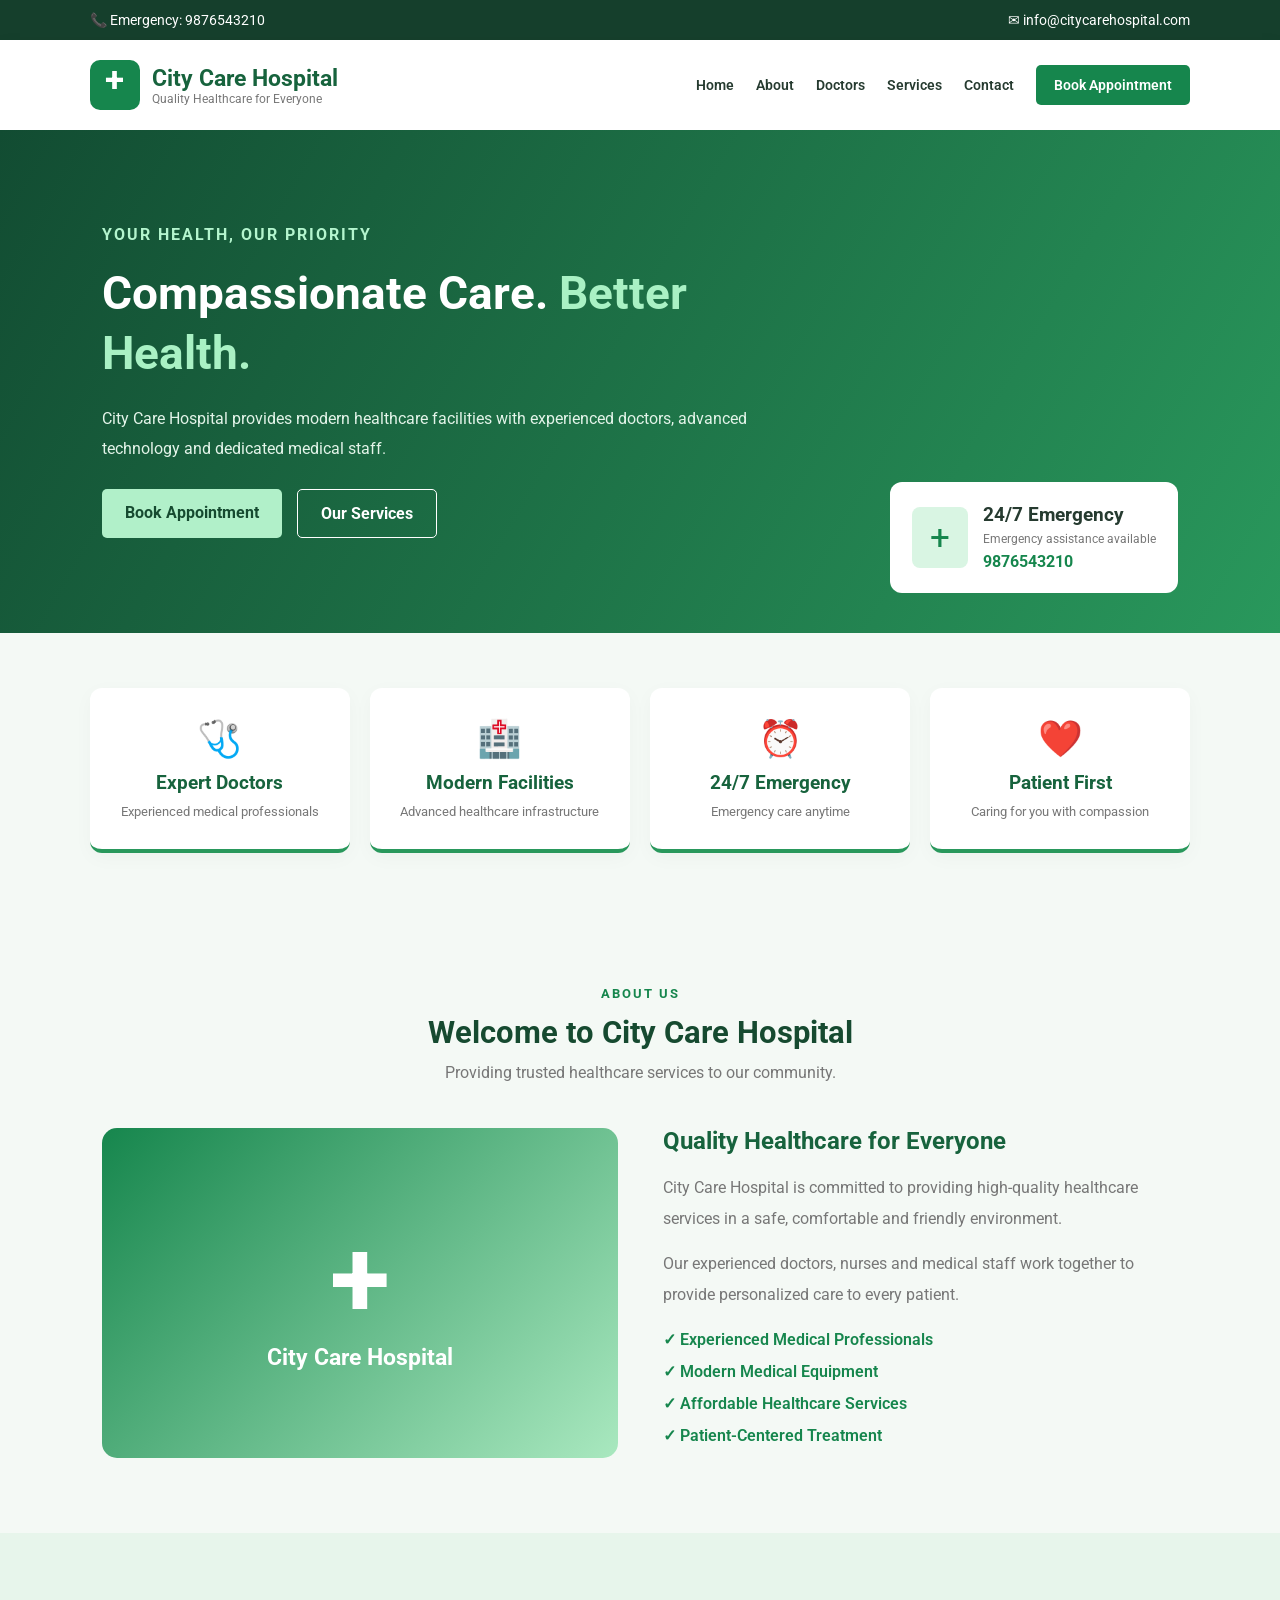
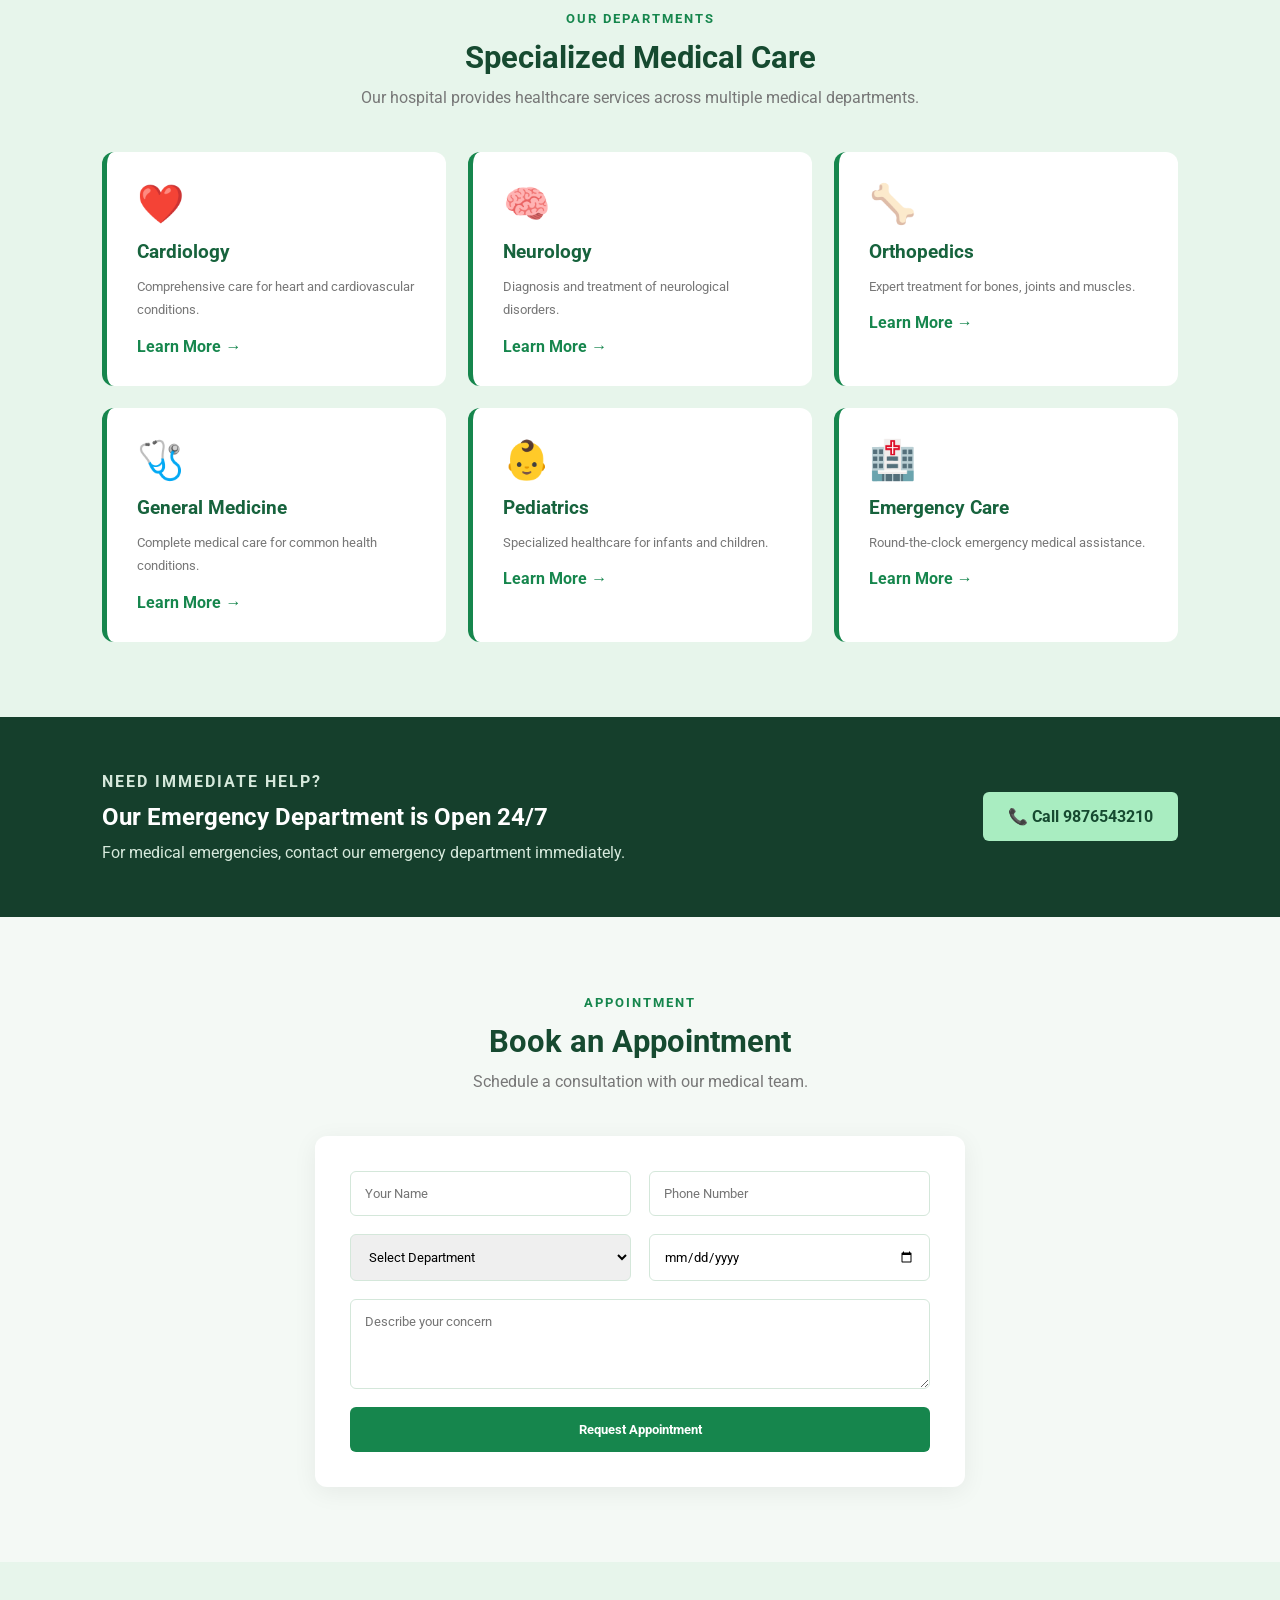
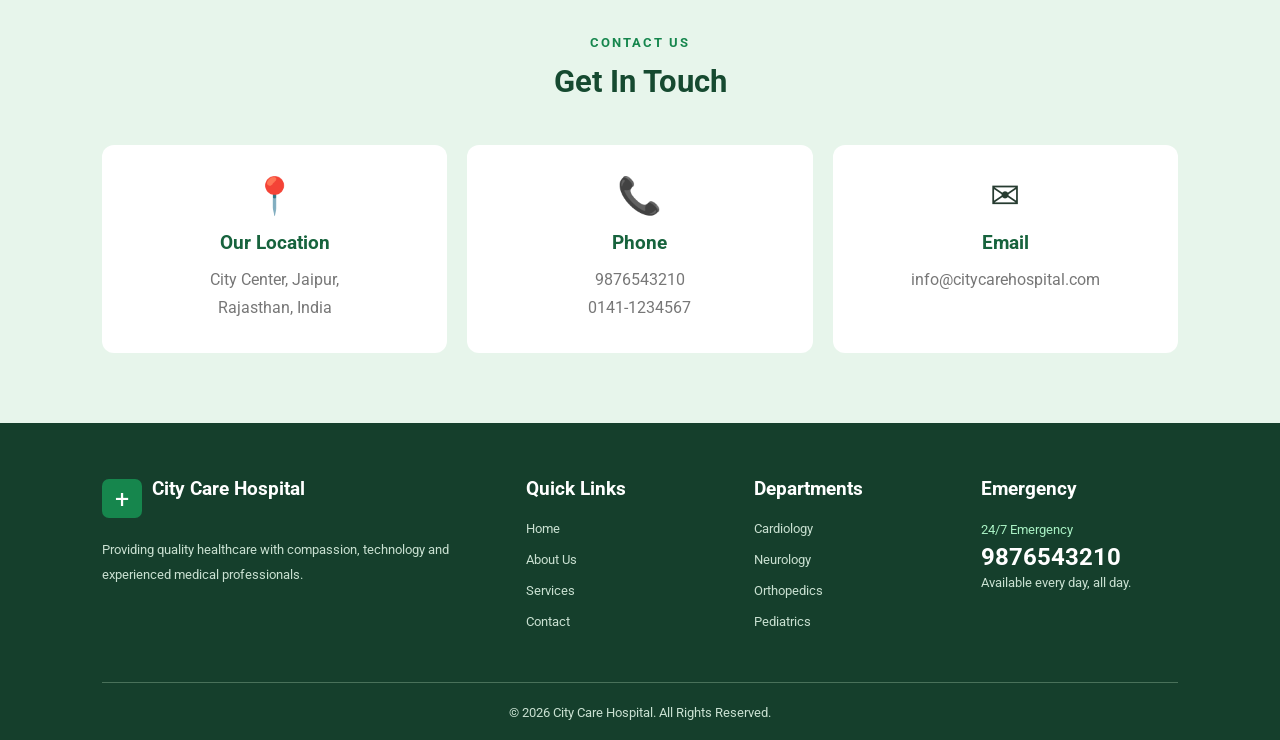
<file: project2/p2/index.html>
<!DOCTYPE html>
<html lang="en">

<head>

    <meta charset="UTF-8">

    <meta name="viewport" content="width=device-width, initial-scale=1.0">

    <title>City Care Hospital</title>

    <link href="https://fonts.googleapis.com/css2?family=Roboto:wght@300;400;500;700;900&display=swap" rel="stylesheet">

    <style>

    * {
        margin: 0;
        padding: 0;
        box-sizing: border-box;
        font-family: 'Roboto', sans-serif;
    }

    body {
        background: #f4f9f5;
        color: #263b30;
    }

    .top-bar {
        background: #153f2c;
        color: white;
        padding: 12px 7%;
        display: flex;
        justify-content: space-between;
        font-size: 14px;
    }

    header {
        background: white;
        padding: 20px 7%;
        display: flex;
        justify-content: space-between;
        align-items: center;
        flex-wrap: wrap;
        gap: 20px;
        box-shadow: 0 3px 12px #00000010;
    }

    .logo {
        display: flex;
        align-items: center;
        gap: 12px;
    }

    .logo-icon {
        background: #16864d;
        color: white;
        font-size: 35px;
        width: 50px;
        height: 50px;
        text-align: center;
        border-radius: 10px;
        font-weight: bold;
    }

    .logo h1 {
        color: #17633d;
        font-size: 23px;
    }

    .logo p {
        color: #777;
        font-size: 12px;
    }

    nav {
        display: flex;
        align-items: center;
        gap: 22px;
        flex-wrap: wrap;
    }

    nav a {
        text-decoration: none;
        color: #263b30;
        font-size: 14px;
        font-weight: 600;
    }

    nav a:hover {
        color: #16864d;
    }

    .appointment-btn {
        background: #16864d;
        color: white;
        padding: 12px 18px;
        border-radius: 5px;
    }

    .hero {
        min-height: 490px;
        background: linear-gradient(120deg, #124c32, #29985c);
        color: white;
        padding: 95px 8%;
        position: relative;
    }

    .hero-content {
        max-width: 650px;
    }

    .hero-tag {
        color: #b4f5ce;
        letter-spacing: 2px;
        font-weight: bold;
        margin-bottom: 20px;
    }

    .hero h2 {
        font-size: 46px;
        line-height: 1.3;
    }

    .hero h2 span {
        color: #a9f1c4;
    }

    .hero-description {
        margin: 20px 0;
        line-height: 1.9;
        color: #e3f4e9;
    }

    .hero-buttons {
        display: flex;
        gap: 15px;
        margin-top: 25px;
        flex-wrap: wrap;
    }

    .btn {
        text-decoration: none;
        padding: 14px 23px;
        border-radius: 5px;
        font-weight: bold;
    }

    .primary-btn {
        background: #b1f0c9;
        color: #164a30;
    }

    .secondary-btn {
        border: 1px solid white;
        color: white;
    }

    .emergency-card {
        position: absolute;
        right: 8%;
        bottom: 40px;
        background: white;
        color: #263b30;
        padding: 22px;
        border-radius: 12px;
        display: flex;
        align-items: center;
        gap: 15px;
    }

    .emergency-icon {
        background: #d9f5e3;
        color: #16864d;
        font-size: 35px;
        padding: 10px 18px;
        border-radius: 8px;
    }

    .emergency-card p {
        font-size: 12px;
        color: #777;
        margin: 6px 0;
    }

    .emergency-card strong {
        color: #16864d;
    }

    .quick-services {
        display: grid;
        grid-template-columns: repeat(4, 1fr);
        gap: 20px;
        padding: 55px 7%;
    }

    .quick-card {
        background: white;
        text-align: center;
        padding: 30px 15px;
        border-radius: 12px;
        border-bottom: 4px solid #29985c;
        box-shadow: 0 5px 20px #00000008;
    }

    .quick-icon {
        font-size: 36px;
        margin-bottom: 12px;
    }

    .quick-card h3 {
        color: #17633d;
        margin-bottom: 10px;
    }

    .quick-card p {
        font-size: 13px;
        color: #777;
    }

    .section {
        padding: 75px 8%;
    }

    .section-title {
        text-align: center;
        margin-bottom: 45px;
    }

    .section-title span {
        color: #16864d;
        font-weight: bold;
        letter-spacing: 2px;
        font-size: 13px;
    }

    .section-title h2 {
        color: #164a30;
        font-size: 31px;
        margin: 12px 0;
    }

    .section-title p {
        color: #777;
    }

    .about {
        display: grid;
        grid-template-columns: 1fr 1fr;
        gap: 45px;
        align-items: center;
    }

    .about-image {
        min-height: 330px;
        border-radius: 15px;
        background: linear-gradient(135deg, #16864d, #a9e8bf);
        display: flex;
        justify-content: center;
        align-items: center;
        flex-direction: column;
        color: white;
    }

    .medical-symbol {
        font-size: 110px;
        font-weight: bold;
    }

    .image-text {
        font-size: 23px;
        font-weight: bold;
    }

    .about-content h2 {
        color: #17633d;
        margin-bottom: 18px;
    }

    .about-content p {
        color: #777;
        line-height: 1.9;
        margin-bottom: 15px;
    }

    .about-content ul {
        list-style: none;
        margin-top: 20px;
    }

    .about-content li {
        margin: 13px 0;
        color: #16864d;
        font-weight: 600;
    }

    .departments-section {
        background: #e7f5eb;
    }

    .departments {
        display: grid;
        grid-template-columns: repeat(3, 1fr);
        gap: 22px;
    }

    .department-card {
        background: white;
        padding: 30px;
        border-radius: 12px;
        border-left: 5px solid #16864d;
        transition: 0.3s;
    }

    .department-card:hover {
        transform: translateY(-7px);
        box-shadow: 0 10px 25px #00000012;
    }

    .department-icon {
        font-size: 38px;
        margin-bottom: 15px;
    }

    .department-card h3 {
        color: #17633d;
        margin-bottom: 12px;
    }

    .department-card p {
        color: #777;
        font-size: 13px;
        line-height: 1.8;
        margin-bottom: 15px;
    }

    .department-card a {
        color: #16864d;
        text-decoration: none;
        font-weight: bold;
    }

    .emergency-section {
        background: #153f2c;
        color: white;
        padding: 55px 8%;
        display: flex;
        justify-content: space-between;
        align-items: center;
        gap: 25px;
        flex-wrap: wrap;
    }

    .emergency-label {
        color: #a9f1c4;
        font-weight: bold;
        letter-spacing: 2px;
    }

    .emergency-section h2 {
        margin: 12px 0;
    }

    .emergency-section p {
        color: #d6e9dc;
    }

    .emergency-button {
        background: #a9edc1;
        color: #164a30;
        text-decoration: none;
        padding: 15px 25px;
        border-radius: 6px;
        font-weight: bold;
    }

    .appointment-section {
        padding: 75px 8%;
    }

    .appointment-form {
        max-width: 650px;
        margin: auto;
        background: white;
        padding: 35px;
        border-radius: 12px;
        box-shadow: 0 5px 25px #00000010;
        display: grid;
        grid-template-columns: 1fr 1fr;
        gap: 18px;
    }

    .appointment-form input,
    .appointment-form select,
    .appointment-form textarea {
        width: 100%;
        padding: 14px;
        border: 1px solid #d4e7da;
        border-radius: 6px;
        outline: none;
        font-size: 13px;
    }

    .appointment-form input:focus,
    .appointment-form select:focus,
    .appointment-form textarea:focus {
        border-color: #16864d;
    }

    .appointment-form textarea {
        grid-column: span 2;
    }

    .appointment-form button {
        grid-column: span 2;
        padding: 15px;
        background: #16864d;
        color: white;
        border: none;
        border-radius: 6px;
        font-weight: bold;
        cursor: pointer;
    }

    .contact-section {
        background: #e7f5eb;
        padding: 70px 8%;
    }

    .contact-container {
        display: grid;
        grid-template-columns: repeat(3, 1fr);
        gap: 20px;
    }

    .contact-card {
        background: white;
        padding: 30px;
        text-align: center;
        border-radius: 12px;
    }

    .contact-icon {
        font-size: 36px;
        margin-bottom: 15px;
    }

    .contact-card h3 {
        color: #17633d;
        margin-bottom: 12px;
    }

    .contact-card p {
        color: #777;
        line-height: 1.8;
    }

    footer {
        background: #153f2c;
        color: white;
        padding: 55px 8% 20px;
    }

    .footer-container {
        display: grid;
        grid-template-columns: 2fr 1fr 1fr 1fr;
        gap: 30px;
    }

    .footer-logo {
        display: flex;
        align-items: center;
        gap: 10px;
        margin-bottom: 20px;
    }

    .footer-logo-icon {
        background: #16864d;
        padding: 5px 13px;
        font-size: 25px;
        border-radius: 7px;
    }

    .footer-container p {
        color: #c9e0d1;
        font-size: 13px;
        line-height: 1.9;
    }

    .footer-container h3 {
        margin-bottom: 18px;
    }

    .footer-container ul {
        list-style: none;
    }

    .footer-container li {
        margin: 12px 0;
    }

    .footer-container a {
        text-decoration: none;
        color: #c9e0d1;
        font-size: 13px;
    }

    .footer-container a:hover {
        color: #a9f1c4;
    }

    .footer-emergency {
        color: #a9f1c4 !important;
    }

    .copyright {
        border-top: 1px solid #49715a;
        text-align: center;
        padding-top: 22px;
        margin-top: 40px;
        font-size: 13px;
        color: #c9e0d1;
    }

    @media(max-width: 900px) {
        .quick-services {
            grid-template-columns: repeat(2, 1fr);
        }

        .departments {
            grid-template-columns: repeat(2, 1fr);
        }

        .footer-container {
            grid-template-columns: repeat(2, 1fr);
        }

        .emergency-card {
            position: static;
            margin-top: 30px;
            width: fit-content;
        }
    }

    @media(max-width: 600px) {
        .top-bar {
            flex-direction: column;
            gap: 8px;
        }

        header {
            flex-direction: column;
        }

        nav {
            justify-content: center;
            gap: 12px;
        }

        .hero h2 {
            font-size: 32px;
        }

        .quick-services,
        .departments,
        .about,
        .contact-container,
        .footer-container {
            grid-template-columns: 1fr;
        }

        .appointment-form {
            grid-template-columns: 1fr;
            padding: 20px;
        }

        .appointment-form textarea,
        .appointment-form button {
            grid-column: span 1;
        }
    }

    </style>

</head>

<body>

    <!-- TOP BAR -->

    <div class="top-bar">

        <span>📞 Emergency: 9876543210</span>

        <span>✉ info@citycarehospital.com</span>

    </div>

    <!-- HEADER -->

    <header>

        <div class="logo">

            <div class="logo-icon">
                +
            </div>

            <div>
                <h1>City Care Hospital</h1>
                <p>Quality Healthcare for Everyone</p>
            </div>

        </div>

        <nav>

            <a href="#home">Home</a>

            <a href="#about">About</a>

            <a href="#doctors">Doctors</a>

            <a href="#services">Services</a>

            <a href="#contact">Contact</a>

            <a href="#appointment" class="appointment-btn">
                Book Appointment
            </a>

        </nav>

    </header>

    <!-- HERO -->

    <section class="hero" id="home">

        <div class="hero-content">

            <p class="hero-tag">
                YOUR HEALTH, OUR PRIORITY
            </p>

            <h2>
                Compassionate Care.
                <span>Better Health.</span>
            </h2>

            <p class="hero-description">

                City Care Hospital provides modern healthcare
                facilities with experienced doctors, advanced
                technology and dedicated medical staff.

            </p>

            <div class="hero-buttons">

                <a href="#appointment" class="btn primary-btn">
                    Book Appointment
                </a>

                <a href="#services" class="btn secondary-btn">
                    Our Services
                </a>

            </div>

        </div>

        <div class="emergency-card">

            <div class="emergency-icon">
                +
            </div>

            <div>

                <h3>24/7 Emergency</h3>

                <p>Emergency assistance available</p>

                <strong>9876543210</strong>

            </div>

        </div>

    </section>

    <!-- QUICK SERVICES -->

    <section class="quick-services">

        <div class="quick-card">
            <div class="quick-icon">🩺</div>
            <h3>Expert Doctors</h3>
            <p>Experienced medical professionals</p>
        </div>

        <div class="quick-card">
            <div class="quick-icon">🏥</div>
            <h3>Modern Facilities</h3>
            <p>Advanced healthcare infrastructure</p>
        </div>

        <div class="quick-card">
            <div class="quick-icon">⏰</div>
            <h3>24/7 Emergency</h3>
            <p>Emergency care anytime</p>
        </div>

        <div class="quick-card">
            <div class="quick-icon">❤️</div>
            <h3>Patient First</h3>
            <p>Caring for you with compassion</p>
        </div>

    </section>

    <!-- ABOUT -->

    <section class="section" id="about">

        <div class="section-title">
            <span>ABOUT US</span>
            <h2>Welcome to City Care Hospital</h2>
            <p>Providing trusted healthcare services to our community.</p>
        </div>

        <div class="about">

            <div class="about-image">
                <div class="medical-symbol">+</div>
                <div class="image-text">City Care Hospital</div>
            </div>

            <div class="about-content">

                <h2>Quality Healthcare for Everyone</h2>

                <p>
                    City Care Hospital is committed to providing
                    high-quality healthcare services in a safe,
                    comfortable and friendly environment.
                </p>

                <p>
                    Our experienced doctors, nurses and medical
                    staff work together to provide personalized
                    care to every patient.
                </p>

                <ul>
                    <li>✓ Experienced Medical Professionals</li>
                    <li>✓ Modern Medical Equipment</li>
                    <li>✓ Affordable Healthcare Services</li>
                    <li>✓ Patient-Centered Treatment</li>
                </ul>

            </div>

        </div>

    </section>

    <!-- DEPARTMENTS -->

    <section class="section departments-section" id="services">

        <div class="section-title">
            <span>OUR DEPARTMENTS</span>
            <h2>Specialized Medical Care</h2>
            <p>
                Our hospital provides healthcare services
                across multiple medical departments.
            </p>
        </div>

        <div class="departments">

            <div class="department-card">
                <div class="department-icon">❤️</div>
                <h3>Cardiology</h3>
                <p>Comprehensive care for heart and cardiovascular conditions.</p>
                <a href="#">Learn More →</a>
            </div>

            <div class="department-card">
                <div class="department-icon">🧠</div>
                <h3>Neurology</h3>
                <p>Diagnosis and treatment of neurological disorders.</p>
                <a href="#">Learn More →</a>
            </div>

            <div class="department-card">
                <div class="department-icon">🦴</div>
                <h3>Orthopedics</h3>
                <p>Expert treatment for bones, joints and muscles.</p>
                <a href="#">Learn More →</a>
            </div>

            <div class="department-card">
                <div class="department-icon">🩺</div>
                <h3>General Medicine</h3>
                <p>Complete medical care for common health conditions.</p>
                <a href="#">Learn More →</a>
            </div>

            <div class="department-card">
                <div class="department-icon">👶</div>
                <h3>Pediatrics</h3>
                <p>Specialized healthcare for infants and children.</p>
                <a href="#">Learn More →</a>
            </div>

            <div class="department-card">
                <div class="department-icon">🏥</div>
                <h3>Emergency Care</h3>
                <p>Round-the-clock emergency medical assistance.</p>
                <a href="#">Learn More →</a>
            </div>

        </div>

    </section>

    <!-- EMERGENCY -->

    <section class="emergency-section">

        <div>

            <p class="emergency-label">NEED IMMEDIATE HELP?</p>

            <h2>Our Emergency Department is Open 24/7</h2>

            <p>
                For medical emergencies, contact our emergency
                department immediately.
            </p>

        </div>

        <a href="tel:9876543210" class="emergency-button">
            📞 Call 9876543210
        </a>

    </section>

    <!-- APPOINTMENT -->

    <section class="appointment-section" id="appointment">

        <div class="section-title">
            <span>APPOINTMENT</span>
            <h2>Book an Appointment</h2>
            <p>Schedule a consultation with our medical team.</p>
        </div>

        <form class="appointment-form">

            <input type="text" placeholder="Your Name" required>

            <input type="tel" placeholder="Phone Number" required>

            <select required>

                <option value="">Select Department</option>
                <option>Cardiology</option>
                <option>Neurology</option>
                <option>Orthopedics</option>
                <option>General Medicine</option>
                <option>Pediatrics</option>

            </select>

            <input type="date" required>

            <textarea placeholder="Describe your concern" rows="4"></textarea>

            <button type="submit">
                Request Appointment
            </button>

        </form>

    </section>

    <!-- CONTACT -->

    <section class="contact-section" id="contact">

        <div class="section-title">
            <span>CONTACT US</span>
            <h2>Get In Touch</h2>
        </div>

        <div class="contact-container">

            <div class="contact-card">
                <div class="contact-icon">📍</div>
                <h3>Our Location</h3>
                <p>City Center, Jaipur,<br>Rajasthan, India</p>
            </div>

            <div class="contact-card">
                <div class="contact-icon">📞</div>
                <h3>Phone</h3>
                <p>9876543210<br>0141-1234567</p>
            </div>

            <div class="contact-card">
                <div class="contact-icon">✉</div>
                <h3>Email</h3>
                <p>info@citycarehospital.com</p>
            </div>

        </div>

    </section>

    <!-- FOOTER -->

    <footer>

        <div class="footer-container">

            <div class="footer-about">

                <div class="footer-logo">
                    <div class="footer-logo-icon">+</div>
                    <h3>City Care Hospital</h3>
                </div>

                <p>
                    Providing quality healthcare with compassion,
                    technology and experienced medical professionals.
                </p>

            </div>

            <div>
                <h3>Quick Links</h3>
                <ul>
                    <li><a href="#home">Home</a></li>
                    <li><a href="#about">About Us</a></li>
                    <li><a href="#services">Services</a></li>
                    <li><a href="#contact">Contact</a></li>
                </ul>
            </div>

            <div>
                <h3>Departments</h3>
                <ul>
                    <li><a href="#">Cardiology</a></li>
                    <li><a href="#">Neurology</a></li>
                    <li><a href="#">Orthopedics</a></li>
                    <li><a href="#">Pediatrics</a></li>
                </ul>
            </div>

            <div>
                <h3>Emergency</h3>
                <p class="footer-emergency">24/7 Emergency</p>
                <h2>9876543210</h2>
                <p>Available every day, all day.</p>
            </div>

        </div>

        <div class="copyright">
            © 2026 City Care Hospital. All Rights Reserved.
        </div>

    </footer>

</body>
</html>
</file>
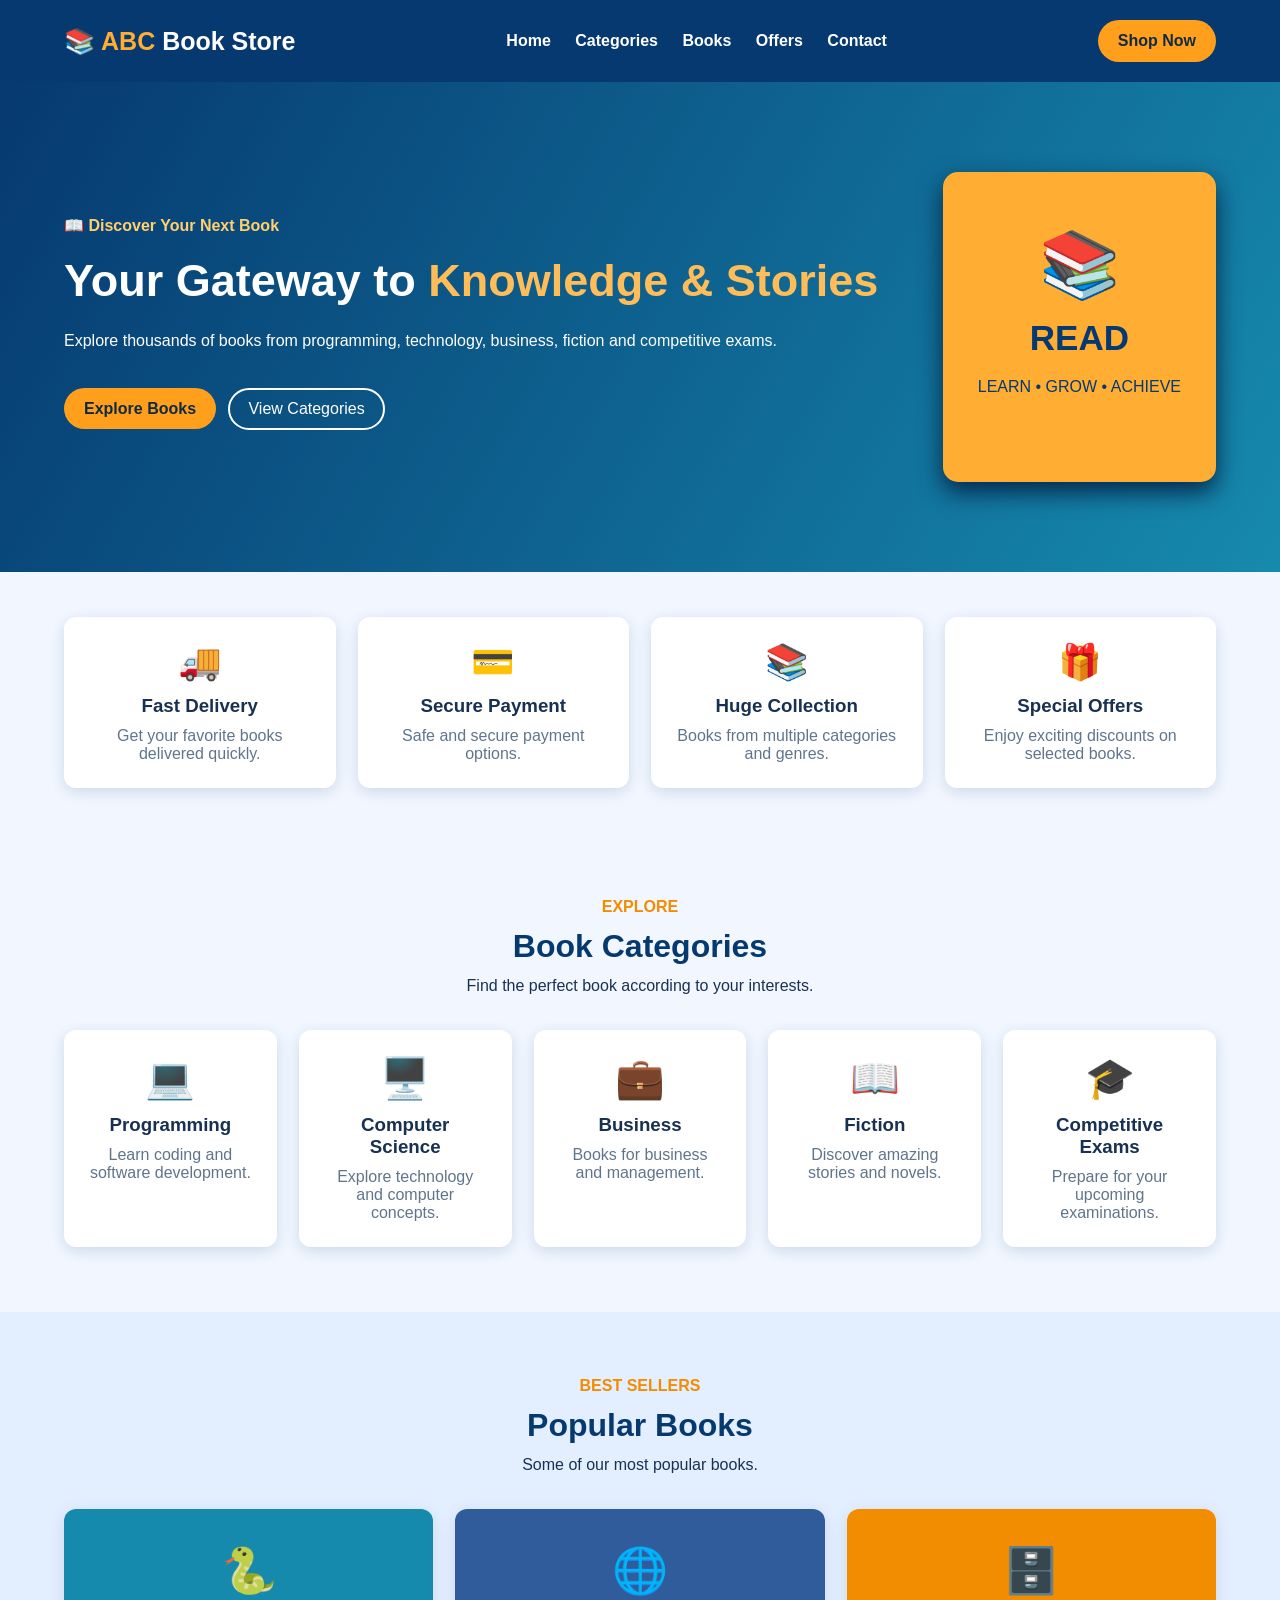
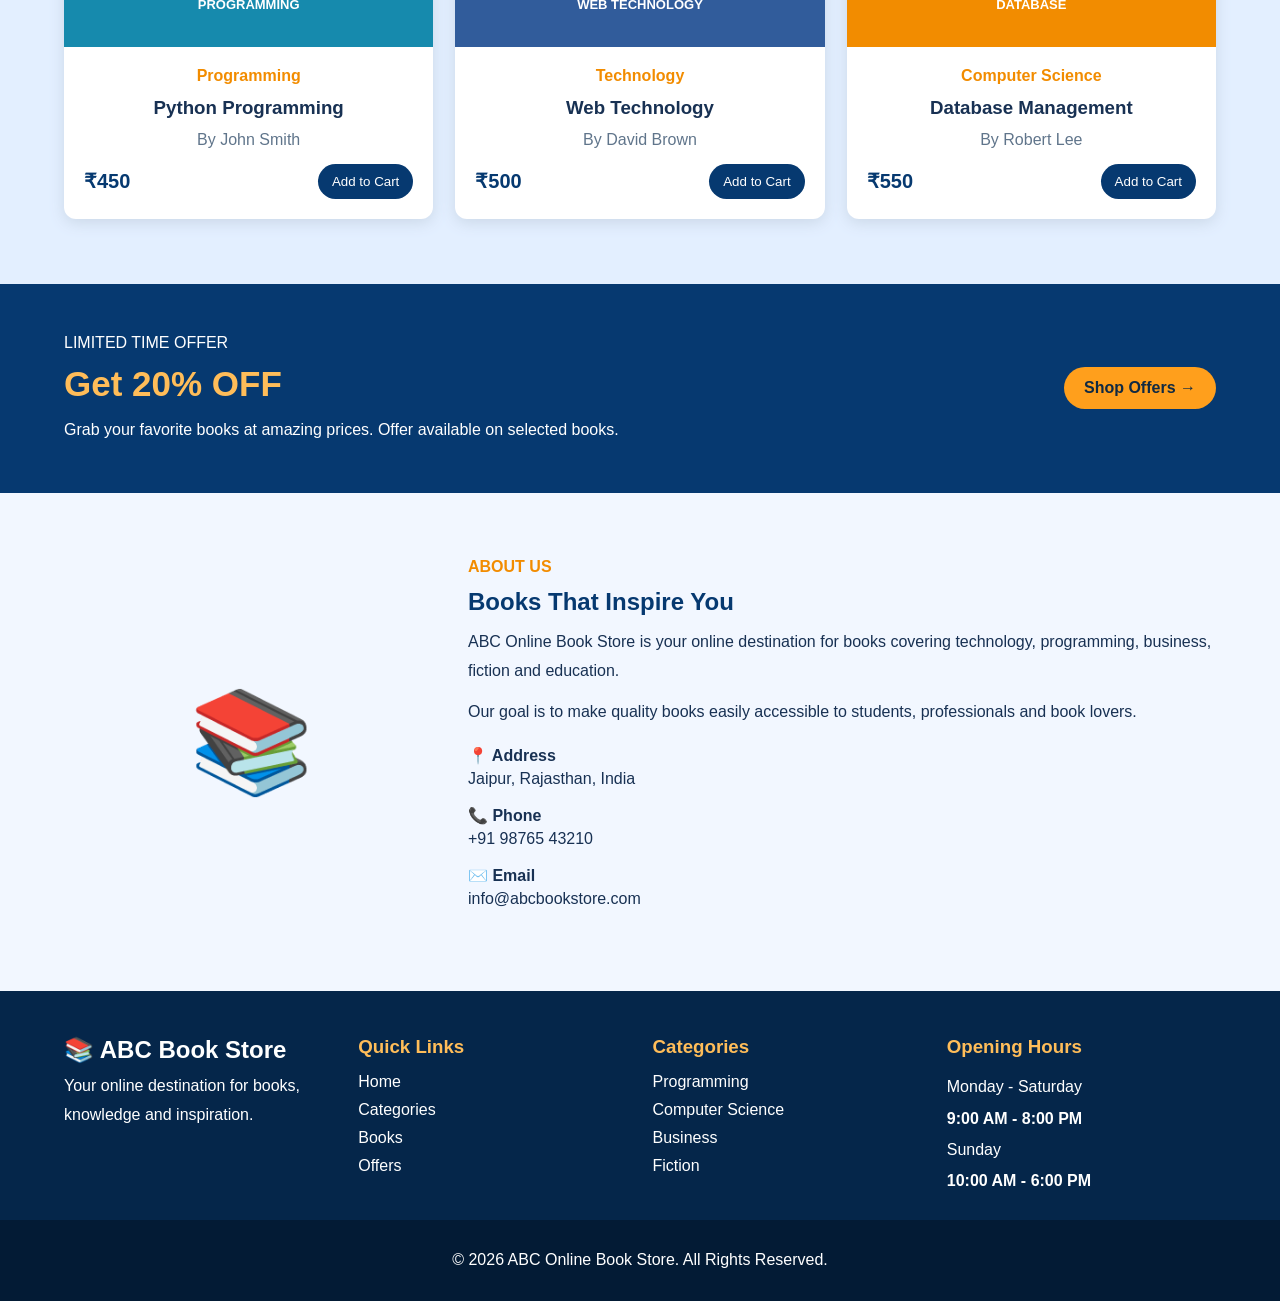
<file: project2/p4/index.html>
<!DOCTYPE html>
<html lang="en">
<head>
<meta charset="UTF-8">
<meta name="viewport" content="width=device-width, initial-scale=1.0">
<title>ABC Online Book Store</title>

<style>
* {
    margin: 0;
    padding: 0;
    box-sizing: border-box;
}

body {
    font-family: 'Trebuchet MS', sans-serif;
    background: #f2f7ff;
    color: #183153;
}

.container {
    width: 90%;
    max-width: 1200px;
    margin: auto;
}

header {
    background: #063970;
    padding: 20px 0;
    color: white;
}

.nav-container {
    display: flex;
    justify-content: space-between;
    align-items: center;
    flex-wrap: wrap;
    gap: 15px;
}

.logo {
    font-size: 25px;
    font-weight: bold;
}

.logo span {
    color: #ffad33;
}

nav a {
    color: white;
    text-decoration: none;
    margin: 10px;
    font-weight: bold;
}

.shop-btn, .primary-btn, .offer-btn {
    background: #ff9f1c;
    color: #102a43;
    padding: 12px 20px;
    border-radius: 25px;
    text-decoration: none;
    font-weight: bold;
}

.hero {
    background: linear-gradient(120deg, #063970, #168aad);
    color: white;
    padding: 90px 0;
}

.hero-content {
    display: flex;
    justify-content: space-between;
    align-items: center;
    flex-wrap: wrap;
    gap: 30px;
}

.hero-text {
    flex: 1;
    min-width: 260px;
}

.tag {
    color: #ffcf70;
    font-weight: bold;
}

.hero h1 {
    font-size: 45px;
    margin: 20px 0;
}

.hero h1 span {
    color: #ffbd59;
}

.hero p {
    line-height: 1.8;
    margin-bottom: 25px;
}

.secondary-btn {
    color: white;
    border: 2px solid white;
    padding: 10px 18px;
    border-radius: 25px;
    text-decoration: none;
    display: inline-block;
    margin: 8px;
}

.book-cover {
    background: #ffad33;
    color: #063970;
    padding: 55px 35px;
    border-radius: 15px;
    text-align: center;
    box-shadow: 0 10px 25px #05264a;
}

.book-icon {
    font-size: 65px;
}

.book-cover h3 {
    font-size: 35px;
    margin: 15px;
}

.features {
    padding: 45px 0;
}

.feature-grid, .category-grid, .books-grid {
    display: grid;
    grid-template-columns: repeat(auto-fit, minmax(200px, 1fr));
    gap: 22px;
}

.feature-card, .category-card, .book-card {
    background: white;
    padding: 25px;
    border-radius: 12px;
    text-align: center;
    box-shadow: 0 4px 15px #cbd8e8;
}

.feature-icon {
    font-size: 35px;
    margin-bottom: 12px;
}

.section {
    padding: 65px 0;
}

.section-heading {
    text-align: center;
    margin-bottom: 35px;
}

.section-heading span {
    color: #f28c00;
    font-weight: bold;
}

.section-heading h2 {
    font-size: 32px;
    margin: 12px;
    color: #063970;
}

.category-card div {
    font-size: 40px;
    margin-bottom: 12px;
}

.category-card p, .feature-card p {
    margin-top: 10px;
    color: #60758b;
}

.books-section {
    background: #e3efff;
}

.book-card {
    padding: 0;
    overflow: hidden;
}

.book-image {
    padding: 35px 15px;
    font-size: 45px;
    color: white;
}

.book-image small {
    display: block;
    font-size: 13px;
    font-weight: bold;
}

.programming {
    background: #168aad;
}

.web {
    background: #315c9b;
}

.database {
    background: #f28c00;
}

.book-info {
    padding: 20px;
}

.book-category {
    color: #f28c00;
    font-weight: bold;
}

.book-info h3 {
    margin: 12px 0;
}

.author {
    color: #60758b;
    margin-bottom: 15px;
}

.book-bottom {
    display: flex;
    justify-content: space-between;
    align-items: center;
    gap: 8px;
}

.book-bottom strong {
    color: #063970;
    font-size: 20px;
}

button {
    background: #063970;
    color: white;
    border: none;
    padding: 10px 14px;
    border-radius: 20px;
    cursor: pointer;
}

button:hover {
    background: #ff9f1c;
    color: #102a43;
}

.offer {
    background: #063970;
    color: white;
    padding: 50px 0;
}

.offer-content {
    display: flex;
    justify-content: space-between;
    align-items: center;
    flex-wrap: wrap;
    gap: 20px;
}

.offer h2 {
    color: #ffbd59;
    font-size: 35px;
    margin: 12px 0;
}

.offer p {
    line-height: 1.7;
}

.about-grid {
    display: grid;
    grid-template-columns: 1fr 2fr;
    gap: 30px;
    align-items: center;
}

.about-icon {
    font-size: 100px;
    text-align: center;
}

.about-label {
    color: #f28c00;
    font-weight: bold;
}

.about h2 {
    margin: 12px 0;
    color: #063970;
}

.about p {
    line-height: 1.8;
    margin-bottom: 12px;
}

.contact-info {
    margin-top: 20px;
}

footer {
    background: #05264a;
    color: white;
    padding: 45px 0 0;
}

.footer-grid {
    display: grid;
    grid-template-columns: repeat(auto-fit, minmax(180px, 1fr));
    gap: 25px;
    padding-bottom: 30px;
}

footer h3 {
    color: #ffbd59;
    margin-bottom: 15px;
}

footer p {
    line-height: 1.8;
    margin: 8px 0;
}

footer a {
    display: block;
    color: white;
    text-decoration: none;
    margin: 10px 0;
}

.copyright {
    text-align: center;
    background: #031b35;
    padding: 18px;
}

@media(max-width: 700px) {
    .nav-container {
        flex-direction: column;
    }

    nav {
        text-align: center;
    }

    .hero h1 {
        font-size: 34px;
    }

    .about-grid {
        grid-template-columns: 1fr;
    }
}
</style>
</head>

<body>

<header>
    <div class="container nav-container">
        <div class="logo">📚 <span>ABC</span> Book Store</div>
        <nav>
            <a href="#home">Home</a>
            <a href="#categories">Categories</a>
            <a href="#books">Books</a>
            <a href="#offers">Offers</a>
            <a href="#contact">Contact</a>
        </nav>
        <a href="#books" class="shop-btn">Shop Now</a>
    </div>
</header>

<section class="hero" id="home">
    <div class="container hero-content">
        <div class="hero-text">
            <span class="tag">📖 Discover Your Next Book</span>
            <h1>Your Gateway to <span>Knowledge & Stories</span></h1>
            <p>Explore thousands of books from programming, technology, business, fiction and competitive exams.</p>
            <a href="#books" class="primary-btn">Explore Books</a>
            <a href="#categories" class="secondary-btn">View Categories</a>
        </div>
        <div class="hero-book">
            <div class="book-cover">
                <div class="book-icon">📚</div>
                <h3>READ</h3>
                <p>LEARN • GROW • ACHIEVE</p>
            </div>
        </div>
    </div>
</section>

<section class="features">
    <div class="container feature-grid">
        <div class="feature-card">
            <div class="feature-icon">🚚</div>
            <h3>Fast Delivery</h3>
            <p>Get your favorite books delivered quickly.</p>
        </div>
        <div class="feature-card">
            <div class="feature-icon">💳</div>
            <h3>Secure Payment</h3>
            <p>Safe and secure payment options.</p>
        </div>
        <div class="feature-card">
            <div class="feature-icon">📚</div>
            <h3>Huge Collection</h3>
            <p>Books from multiple categories and genres.</p>
        </div>
        <div class="feature-card">
            <div class="feature-icon">🎁</div>
            <h3>Special Offers</h3>
            <p>Enjoy exciting discounts on selected books.</p>
        </div>
    </div>
</section>

<section class="section" id="categories">
    <div class="container">
        <div class="section-heading">
            <span>EXPLORE</span>
            <h2>Book Categories</h2>
            <p>Find the perfect book according to your interests.</p>
        </div>
        <div class="category-grid">
            <div class="category-card">
                <div>💻</div>
                <h3>Programming</h3>
                <p>Learn coding and software development.</p>
            </div>
            <div class="category-card">
                <div>🖥️</div>
                <h3>Computer Science</h3>
                <p>Explore technology and computer concepts.</p>
            </div>
            <div class="category-card">
                <div>💼</div>
                <h3>Business</h3>
                <p>Books for business and management.</p>
            </div>
            <div class="category-card">
                <div>📖</div>
                <h3>Fiction</h3>
                <p>Discover amazing stories and novels.</p>
            </div>
            <div class="category-card">
                <div>🎓</div>
                <h3>Competitive Exams</h3>
                <p>Prepare for your upcoming examinations.</p>
            </div>
        </div>
    </div>
</section>

<section class="section books-section" id="books">
    <div class="container">
        <div class="section-heading">
            <span>BEST SELLERS</span>
            <h2>Popular Books</h2>
            <p>Some of our most popular books.</p>
        </div>
        <div class="books-grid">
            <div class="book-card">
                <div class="book-image programming">
                    <span>🐍</span>
                    <small>PROGRAMMING</small>
                </div>
                <div class="book-info">
                    <span class="book-category">Programming</span>
                    <h3>Python Programming</h3>
                    <p class="author">By John Smith</p>
                    <div class="book-bottom">
                        <strong>₹450</strong>
                        <button>Add to Cart</button>
                    </div>
                </div>
            </div>

            <div class="book-card">
                <div class="book-image web">
                    <span>🌐</span>
                    <small>WEB TECHNOLOGY</small>
                </div>
                <div class="book-info">
                    <span class="book-category">Technology</span>
                    <h3>Web Technology</h3>
                    <p class="author">By David Brown</p>
                    <div class="book-bottom">
                        <strong>₹500</strong>
                        <button>Add to Cart</button>
                    </div>
                </div>
            </div>

            <div class="book-card">
                <div class="book-image database">
                    <span>🗄️</span>
                    <small>DATABASE</small>
                </div>
                <div class="book-info">
                    <span class="book-category">Computer Science</span>
                    <h3>Database Management</h3>
                    <p class="author">By Robert Lee</p>
                    <div class="book-bottom">
                        <strong>₹550</strong>
                        <button>Add to Cart</button>
                    </div>
                </div>
            </div>
        </div>
    </div>
</section>

<section class="offer" id="offers">
    <div class="container offer-content">
        <div>
            <span>LIMITED TIME OFFER</span>
            <h2>Get 20% OFF</h2>
            <p>Grab your favorite books at amazing prices. Offer available on selected books.</p>
        </div>
        <a href="#books" class="offer-btn">Shop Offers →</a>
    </div>
</section>

<section class="section about" id="contact">
    <div class="container about-grid">
        <div class="about-icon">📚</div>
        <div>
            <span class="about-label">ABOUT US</span>
            <h2>Books That Inspire You</h2>
            <p>ABC Online Book Store is your online destination for books covering technology, programming, business, fiction and education.</p>
            <p>Our goal is to make quality books easily accessible to students, professionals and book lovers.</p>
            <div class="contact-info">
                <div>
                    <strong>📍 Address</strong>
                    <p>Jaipur, Rajasthan, India</p>
                </div>
                <div>
                    <strong>📞 Phone</strong>
                    <p>+91 98765 43210</p>
                </div>
                <div>
                    <strong>✉️ Email</strong>
                    <p>info@abcbookstore.com</p>
                </div>
            </div>
        </div>
    </div>
</section>

<footer>
    <div class="container footer-grid">
        <div>
            <h2>📚 ABC Book Store</h2>
            <p>Your online destination for books, knowledge and inspiration.</p>
        </div>
        <div>
            <h3>Quick Links</h3>
            <a href="#home">Home</a>
            <a href="#categories">Categories</a>
            <a href="#books">Books</a>
            <a href="#offers">Offers</a>
        </div>
        <div>
            <h3>Categories</h3>
            <a href="#">Programming</a>
            <a href="#">Computer Science</a>
            <a href="#">Business</a>
            <a href="#">Fiction</a>
        </div>
        <div>
            <h3>Opening Hours</h3>
            <p>Monday - Saturday</p>
            <strong>9:00 AM - 8:00 PM</strong>
            <p>Sunday</p>
            <strong>10:00 AM - 6:00 PM</strong>
        </div>
    </div>
    <div class="copyright">
        <p>© 2026 ABC Online Book Store. All Rights Reserved.</p>
    </div>
</footer>

</body>
</html>
</file>
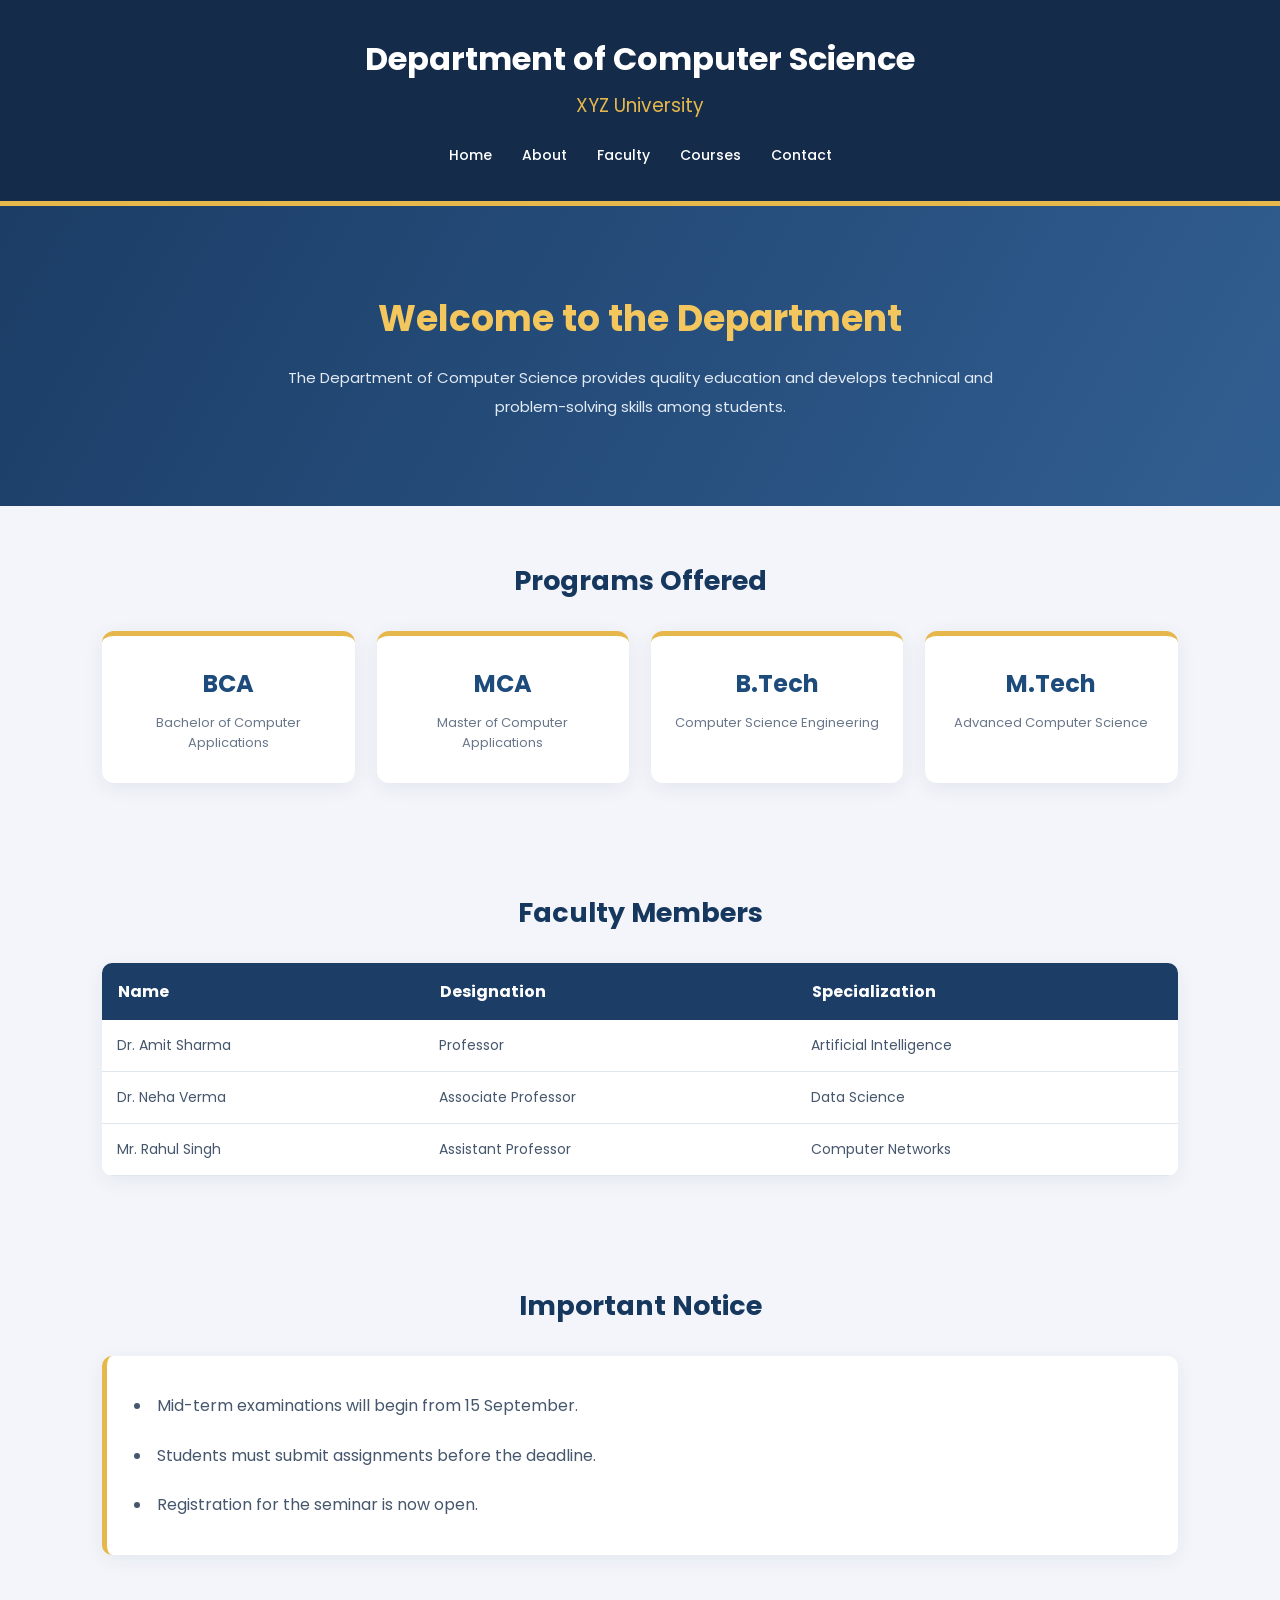
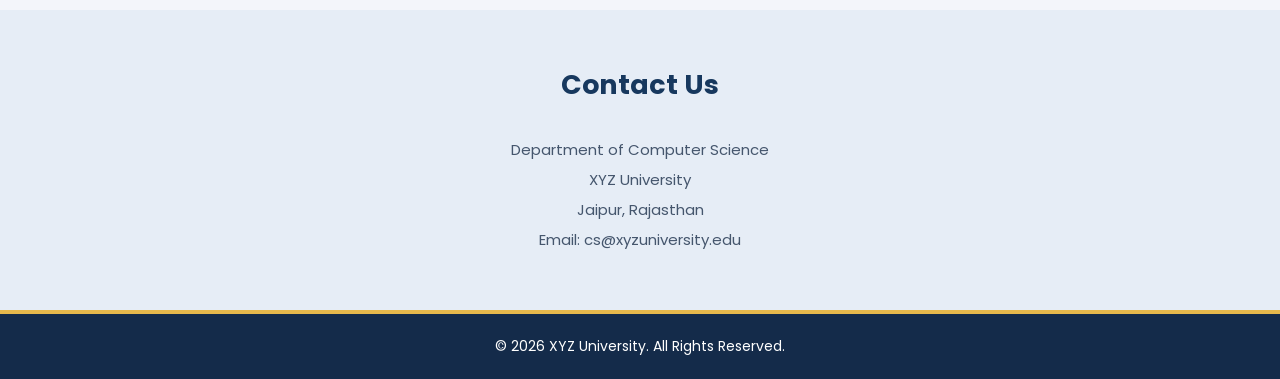
<file: project2/p5/index.html>
<!DOCTYPE html>
<html lang="en">

<head>
    <meta charset="UTF-8">
    <meta name="viewport" content="width=device-width, initial-scale=1.0">

    <title>Department of Computer Science</title>

    <link href="https://fonts.googleapis.com/css2?family=Poppins:wght@400;500;600;700;800&display=swap" rel="stylesheet">

    <style>

    * {
        margin: 0;
        padding: 0;
        box-sizing: border-box;
        font-family: 'Poppins', sans-serif;
    }

    body {
        background: #f3f5fa;
        color: #26344b;
    }

    header {
        background: #142b4a;
        color: white;
        text-align: center;
        padding: 35px 20px;
        border-bottom: 5px solid #e6b84c;
    }

    header h1 {
        font-size: 32px;
        margin-bottom: 8px;
    }

    header h3 {
        color: #e6b84c;
        font-weight: 400;
        margin-bottom: 25px;
    }

    nav {
        display: flex;
        justify-content: center;
        gap: 30px;
        flex-wrap: wrap;
    }

    nav a {
        color: white;
        text-decoration: none;
        font-size: 14px;
        font-weight: 500;
        transition: 0.3s;
    }

    nav a:hover {
        color: #e6b84c;
    }

    .hero {
        background: linear-gradient(120deg, #1b3d66, #315e91);
        color: white;
        text-align: center;
        padding: 85px 20px;
    }

    .hero h2 {
        font-size: 36px;
        margin-bottom: 18px;
        color: #f3c75e;
    }

    .hero p {
        max-width: 750px;
        margin: auto;
        line-height: 1.9;
        font-size: 15px;
        color: #e2eaf5;
    }

    section {
        padding: 55px 8%;
    }

    section h2 {
        text-align: center;
        color: #17385e;
        font-size: 27px;
        margin-bottom: 30px;
    }

    .cards {
        display: grid;
        grid-template-columns: repeat(4, 1fr);
        gap: 22px;
    }

    .card {
        background: white;
        padding: 30px 20px;
        text-align: center;
        border-radius: 12px;
        border-top: 5px solid #e6b84c;
        box-shadow: 0 5px 20px #142b4a12;
        transition: 0.3s;
    }

    .card:hover {
        transform: translateY(-8px);
        background: #edf3fa;
    }

    .card h3 {
        color: #1d4b7b;
        font-size: 24px;
        margin-bottom: 12px;
    }

    .card p {
        color: #69778a;
        font-size: 13px;
    }

    table {
        width: 100%;
        border-collapse: collapse;
        background: white;
        box-shadow: 0 5px 20px #142b4a10;
        border-radius: 10px;
        overflow: hidden;
    }

    th {
        background: #1b3d66;
        color: white;
        padding: 16px;
        text-align: left;
    }

    td {
        padding: 15px;
        border-bottom: 1px solid #e1e7ef;
        color: #45566d;
        font-size: 14px;
    }

    tr:hover td {
        background: #eef3fa;
    }

    .notice {
        background: white;
        padding: 25px 25px 25px 45px;
        border-left: 5px solid #e6b84c;
        border-radius: 10px;
        box-shadow: 0 5px 20px #142b4a10;
    }

    .notice li {
        padding: 12px 5px;
        color: #45566d;
        line-height: 1.6;
    }

    .contact {
        background: #e6edf6;
        text-align: center;
    }

    .contact p {
        color: #45566d;
        line-height: 2;
        font-size: 15px;
    }

    footer {
        background: #142b4a;
        color: white;
        text-align: center;
        padding: 22px;
        border-top: 4px solid #e6b84c;
        font-size: 14px;
    }

    @media(max-width: 800px) {
        .cards {
            grid-template-columns: repeat(2, 1fr);
        }
    }

    @media(max-width: 550px) {
        header h1 {
            font-size: 24px;
        }

        .hero h2 {
            font-size: 27px;
        }

        nav {
            gap: 15px;
        }

        .cards {
            grid-template-columns: 1fr;
        }

        section {
            padding: 40px 5%;
        }

        table {
            font-size: 12px;
        }

        th, td {
            padding: 9px 6px;
        }
    }

    </style>

</head>

<body>

<header>

    <h1>Department of Computer Science</h1>

    <h3>XYZ University</h3>

    <nav>
        <a href="#">Home</a>
        <a href="#">About</a>
        <a href="#">Faculty</a>
        <a href="#">Courses</a>
        <a href="#">Contact</a>
    </nav>

</header>

<section class="hero">

    <h2>Welcome to the Department</h2>

    <p>
        The Department of Computer Science provides quality education
        and develops technical and problem-solving skills among students.
    </p>

</section>

<section>

    <h2>Programs Offered</h2>

    <div class="cards">

        <div class="card">
            <h3>BCA</h3>
            <p>Bachelor of Computer Applications</p>
        </div>

        <div class="card">
            <h3>MCA</h3>
            <p>Master of Computer Applications</p>
        </div>

        <div class="card">
            <h3>B.Tech</h3>
            <p>Computer Science Engineering</p>
        </div>

        <div class="card">
            <h3>M.Tech</h3>
            <p>Advanced Computer Science</p>
        </div>

    </div>

</section>

<section>

    <h2>Faculty Members</h2>

    <table>

        <tr>
            <th>Name</th>
            <th>Designation</th>
            <th>Specialization</th>
        </tr>

        <tr>
            <td>Dr. Amit Sharma</td>
            <td>Professor</td>
            <td>Artificial Intelligence</td>
        </tr>

        <tr>
            <td>Dr. Neha Verma</td>
            <td>Associate Professor</td>
            <td>Data Science</td>
        </tr>

        <tr>
            <td>Mr. Rahul Singh</td>
            <td>Assistant Professor</td>
            <td>Computer Networks</td>
        </tr>

    </table>

</section>

<section>

    <h2>Important Notice</h2>

    <ul class="notice">

        <li>Mid-term examinations will begin from 15 September.</li>

        <li>Students must submit assignments before the deadline.</li>

        <li>Registration for the seminar is now open.</li>

    </ul>

</section>

<section class="contact">

    <h2>Contact Us</h2>

    <p>
        Department of Computer Science<br>
        XYZ University<br>
        Jaipur, Rajasthan<br>
        Email: cs@xyzuniversity.edu
    </p>

</section>

<footer>

    <p>© 2026 XYZ University. All Rights Reserved.</p>

</footer>

</body>
</html>
</file>
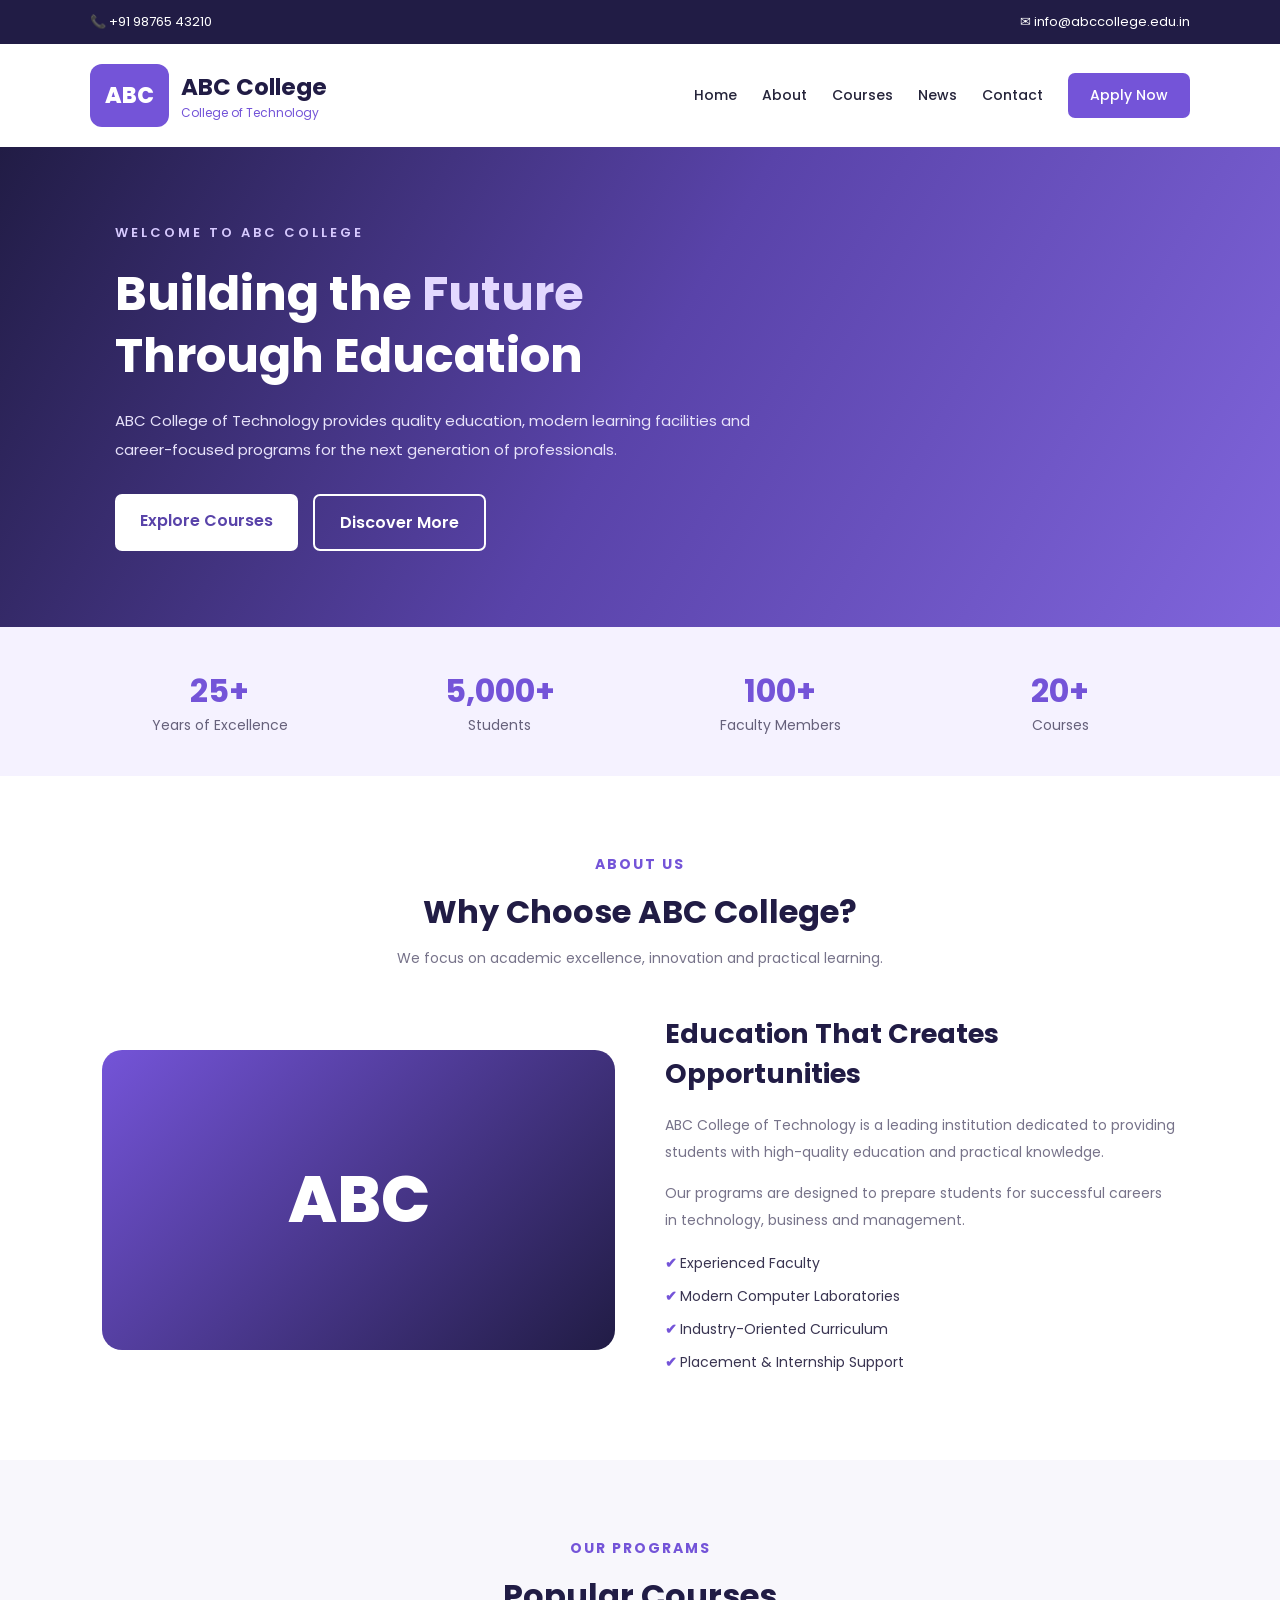
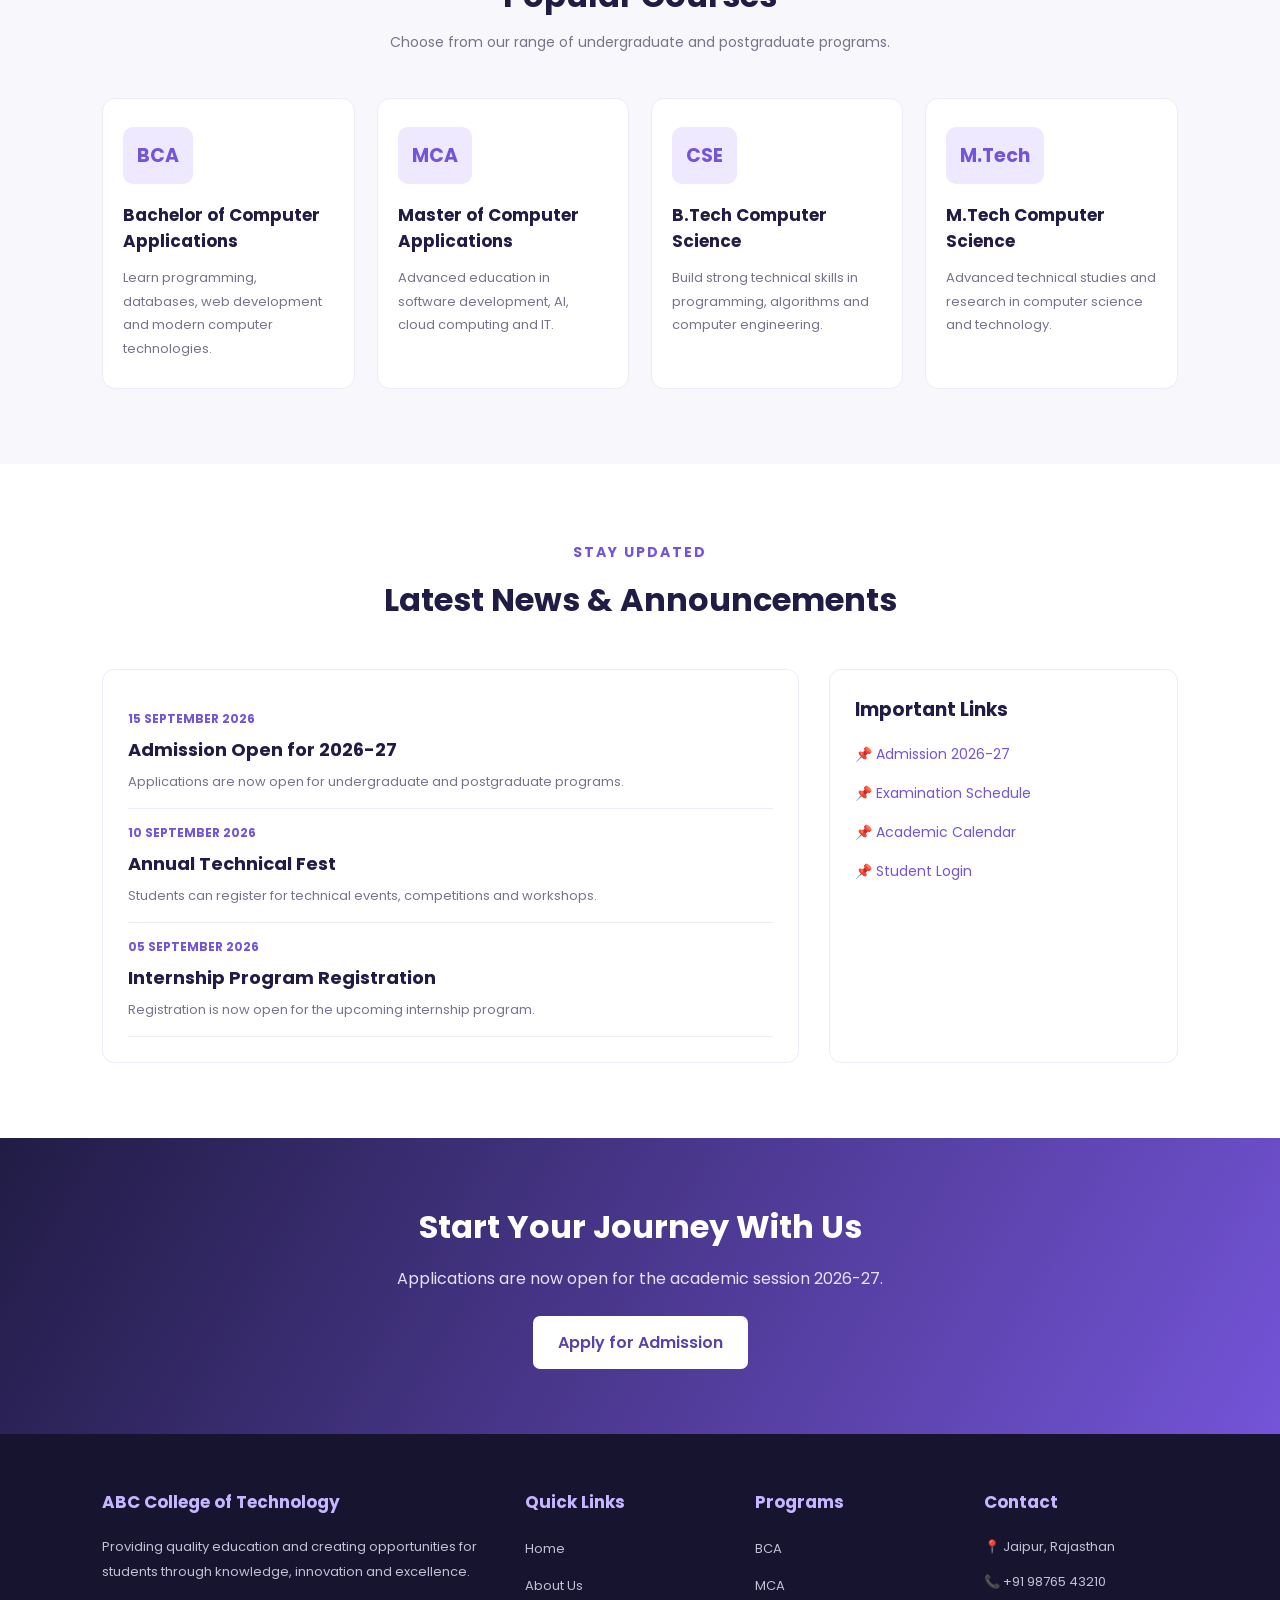
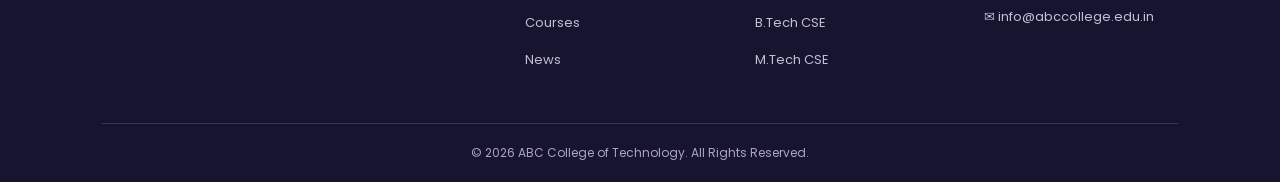
<file: project2/p1/p1.html>
<!DOCTYPE html>
<html lang="en">

<head>
    <meta charset="UTF-8">
    <meta name="viewport" content="width=device-width, initial-scale=1.0">

    <title>ABC College of Technology</title>

    <!-- New Font -->
    <link href="https://fonts.googleapis.com/css2?family=Poppins:wght@300;400;500;600;700;800&display=swap" rel="stylesheet">

    <style>

        * {
            margin: 0;
            padding: 0;
            box-sizing: border-box;
            font-family: 'Poppins', sans-serif;
        }

        body {
            background: #ffffff;
            color: #25243a;
        }

        .top-bar {
            background: #211c45;
            color: white;
            padding: 12px 7%;
            display: flex;
            justify-content: space-between;
            font-size: 13px;
        }

        header {
            display: flex;
            justify-content: space-between;
            align-items: center;
            padding: 20px 7%;
            background: white;
            flex-wrap: wrap;
        }

        .logo {
            display: flex;
            align-items: center;
            gap: 12px;
        }

        .logo-icon {
            background: #7454d8;
            color: white;
            padding: 15px;
            font-size: 22px;
            font-weight: 800;
            border-radius: 12px;
        }

        .logo h1 {
            font-size: 23px;
            color: #211c45;
        }

        .logo p {
            font-size: 12px;
            color: #7454d8;
        }

        nav {
            display: flex;
            align-items: center;
            gap: 25px;
            flex-wrap: wrap;
        }

        nav a {
            text-decoration: none;
            color: #25243a;
            font-size: 14px;
            font-weight: 500;
        }

        nav a:hover {
            color: #7454d8;
        }

        .nav-button {
            background: #7454d8;
            color: white;
            padding: 12px 22px;
            border-radius: 7px;
        }

        .nav-button:hover {
            background: #211c45;
            color: white;
        }

        .hero {
            min-height: 480px;
            background: linear-gradient(120deg, #211c45, #5943a9, #8065dc);
            display: flex;
            align-items: center;
            padding: 70px 9%;
            color: white;
        }

        .hero-content {
            max-width: 650px;
        }

        .hero-small {
            color: #d7caff;
            font-size: 13px;
            letter-spacing: 3px;
            font-weight: 600;
            margin-bottom: 20px;
        }

        .hero h2 {
            font-size: 48px;
            line-height: 1.3;
            margin-bottom: 20px;
        }

        .hero h2 span {
            color: #e3d8ff;
        }

        .hero p {
            font-size: 15px;
            line-height: 1.9;
            color: #e7e2fa;
            margin-bottom: 30px;
        }

        .hero-buttons {
            display: flex;
            gap: 15px;
            flex-wrap: wrap;
        }

        .btn {
            text-decoration: none;
            padding: 14px 25px;
            border-radius: 7px;
            font-weight: 600;
            display: inline-block;
        }

        .btn-primary {
            background: white;
            color: #5943a9;
        }

        .btn-outline {
            border: 2px solid white;
            color: white;
        }

        .stats {
            display: grid;
            grid-template-columns: repeat(4, 1fr);
            padding: 40px 7%;
            background: #f5f2ff;
            text-align: center;
            gap: 20px;
        }

        .stat h3 {
            font-size: 32px;
            color: #7454d8;
        }

        .stat p {
            color: #66617b;
            font-size: 14px;
        }

        .section {
            padding: 75px 8%;
        }

        .section-title {
            text-align: center;
            margin-bottom: 45px;
        }

        .section-title span {
            color: #7454d8;
            font-size: 14px;
            font-weight: 700;
            text-transform: uppercase;
            letter-spacing: 2px;
        }

        .section-title h2 {
            font-size: 32px;
            margin: 12px 0;
            color: #211c45;
        }

        .section-title p {
            color: #77738a;
            font-size: 14px;
        }

        .about {
            display: grid;
            grid-template-columns: 1fr 1fr;
            gap: 50px;
            align-items: center;
        }

        .about-box {
            background: linear-gradient(135deg, #7454d8, #211c45);
            height: 300px;
            border-radius: 20px;
            display: flex;
            justify-content: center;
            align-items: center;
            color: white;
            font-size: 65px;
            font-weight: 800;
        }

        .about-content h2 {
            font-size: 27px;
            color: #211c45;
            margin-bottom: 18px;
        }

        .about-content p {
            color: #77738a;
            line-height: 1.9;
            margin-bottom: 15px;
            font-size: 14px;
        }

        .about-list {
            list-style: none;
            margin-top: 20px;
        }

        .about-list li {
            margin-bottom: 12px;
            color: #393451;
            font-size: 14px;
        }

        .about-list li::before {
            content: "✔ ";
            color: #7454d8;
            font-weight: bold;
        }

        .courses-section {
            background: #f8f7fc;
        }

        .courses {
            display: grid;
            grid-template-columns: repeat(4, 1fr);
            gap: 22px;
        }

        .course-card {
            background: white;
            padding: 28px 20px;
            border-radius: 13px;
            border: 1px solid #eeeaf9;
            transition: 0.3s;
        }

        .course-card:hover {
            transform: translateY(-8px);
            box-shadow: 0 10px 30px #dcd4f5;
        }

        .course-icon {
            background: #eee9ff;
            color: #7454d8;
            display: inline-block;
            padding: 14px;
            border-radius: 10px;
            font-size: 19px;
            font-weight: 700;
            margin-bottom: 18px;
        }

        .course-card h3 {
            font-size: 17px;
            color: #211c45;
            margin-bottom: 12px;
        }

        .course-card p {
            color: #77738a;
            font-size: 13px;
            line-height: 1.8;
        }

        .news-container {
            display: grid;
            grid-template-columns: 2fr 1fr;
            gap: 30px;
        }

        .news-box {
            padding: 25px;
            border: 1px solid #eeeaf9;
            border-radius: 12px;
            background: white;
        }

        .news-item {
            border-bottom: 1px solid #eeeaf9;
            padding: 15px 0;
        }

        .news-date {
            color: #7454d8;
            font-size: 12px;
            font-weight: 700;
        }

        .news-item h3 {
            color: #211c45;
            margin: 8px 0;
            font-size: 18px;
        }

        .news-item p {
            color: #77738a;
            font-size: 13px;
            line-height: 1.7;
        }

        .news-box > h3 {
            color: #211c45;
            margin-bottom: 20px;
        }

        .news-box > p {
            margin-bottom: 18px;
            color: #7454d8;
            font-size: 14px;
        }

        .admission {
            text-align: center;
            background: linear-gradient(120deg, #211c45, #7454d8);
            padding: 65px 20px;
            color: white;
        }

        .admission h2 {
            font-size: 32px;
            margin-bottom: 15px;
        }

        .admission p {
            margin-bottom: 25px;
            color: #e7e2fa;
        }

        footer {
            background: #17142f;
            color: white;
            padding: 55px 8% 20px;
        }

        .footer-container {
            display: grid;
            grid-template-columns: 2fr 1fr 1fr 1fr;
            gap: 35px;
            margin-bottom: 40px;
        }

        footer h3 {
            margin-bottom: 20px;
            color: #c6b5ff;
            font-size: 17px;
        }

        footer p {
            font-size: 13px;
            color: #c3bfd5;
            line-height: 1.9;
            margin-bottom: 10px;
        }

        footer ul {
            list-style: none;
        }

        footer li {
            margin-bottom: 12px;
        }

        footer a {
            text-decoration: none;
            color: #c3bfd5;
            font-size: 13px;
        }

        footer a:hover {
            color: white;
        }

        .copyright {
            border-top: 1px solid #393451;
            text-align: center;
            padding-top: 20px;
            color: #aaa5c0;
            font-size: 12px;
        }

        @media(max-width: 900px) {

            header {
                gap: 20px;
            }

            nav {
                gap: 15px;
            }

            .courses {
                grid-template-columns: repeat(2, 1fr);
            }

            .footer-container {
                grid-template-columns: repeat(2, 1fr);
            }

        }

        @media(max-width: 600px) {

            .top-bar {
                flex-direction: column;
                gap: 8px;
            }

            .hero h2 {
                font-size: 34px;
            }

            .stats {
                grid-template-columns: repeat(2, 1fr);
            }

            .about,
            .news-container {
                grid-template-columns: 1fr;
            }

            .courses {
                grid-template-columns: 1fr;
            }

            .footer-container {
                grid-template-columns: 1fr;
            }

            .section-title h2 {
                font-size: 25px;
            }

        }

    </style>

</head>

<body>

    <div class="top-bar">
        <span>📞 +91 98765 43210</span>
        <span>✉ info@abccollege.edu.in</span>
    </div>

    <header>

        <div class="logo">
            <div class="logo-icon">ABC</div>

            <div>
                <h1>ABC College</h1>
                <p>College of Technology</p>
            </div>
        </div>

        <nav>
            <a href="#home">Home</a>
            <a href="#about">About</a>
            <a href="#courses">Courses</a>
            <a href="#news">News</a>
            <a href="#contact">Contact</a>
            <a href="#admission" class="nav-button">Apply Now</a>
        </nav>

    </header>

    <section class="hero" id="home">

        <div class="hero-content">

            <div class="hero-small">
                WELCOME TO ABC COLLEGE
            </div>

            <h2>
                Building the <span>Future</span>
                Through Education
            </h2>

            <p>
                ABC College of Technology provides quality education,
                modern learning facilities and career-focused programs
                for the next generation of professionals.
            </p>

            <div class="hero-buttons">
                <a href="#courses" class="btn btn-primary">
                    Explore Courses
                </a>

                <a href="#about" class="btn btn-outline">
                    Discover More
                </a>
            </div>

        </div>

    </section>

    <section class="stats">

        <div class="stat">
            <h3>25+</h3>
            <p>Years of Excellence</p>
        </div>

        <div class="stat">
            <h3>5,000+</h3>
            <p>Students</p>
        </div>

        <div class="stat">
            <h3>100+</h3>
            <p>Faculty Members</p>
        </div>

        <div class="stat">
            <h3>20+</h3>
            <p>Courses</p>
        </div>

    </section>

    <section class="section" id="about">

        <div class="section-title">
            <span>About Us</span>
            <h2>Why Choose ABC College?</h2>
            <p>We focus on academic excellence, innovation and practical learning.</p>
        </div>

        <div class="about">

            <div class="about-box">
                ABC
            </div>

            <div class="about-content">

                <h2>Education That Creates Opportunities</h2>

                <p>
                    ABC College of Technology is a leading institution
                    dedicated to providing students with high-quality
                    education and practical knowledge.
                </p>

                <p>
                    Our programs are designed to prepare students
                    for successful careers in technology, business
                    and management.
                </p>

                <ul class="about-list">
                    <li>Experienced Faculty</li>
                    <li>Modern Computer Laboratories</li>
                    <li>Industry-Oriented Curriculum</li>
                    <li>Placement & Internship Support</li>
                </ul>

            </div>

        </div>

    </section>

    <section class="section courses-section" id="courses">

        <div class="section-title">
            <span>Our Programs</span>
            <h2>Popular Courses</h2>
            <p>Choose from our range of undergraduate and postgraduate programs.</p>
        </div>

        <div class="courses">

            <div class="course-card">
                <div class="course-icon">BCA</div>
                <h3>Bachelor of Computer Applications</h3>
                <p>Learn programming, databases, web development and modern computer technologies.</p>
            </div>

            <div class="course-card">
                <div class="course-icon">MCA</div>
                <h3>Master of Computer Applications</h3>
                <p>Advanced education in software development, AI, cloud computing and IT.</p>
            </div>

            <div class="course-card">
                <div class="course-icon">CSE</div>
                <h3>B.Tech Computer Science</h3>
                <p>Build strong technical skills in programming, algorithms and computer engineering.</p>
            </div>

            <div class="course-card">
                <div class="course-icon">M.Tech</div>
                <h3>M.Tech Computer Science</h3>
                <p>Advanced technical studies and research in computer science and technology.</p>
            </div>

        </div>

    </section>

    <section class="section" id="news">

        <div class="section-title">
            <span>Stay Updated</span>
            <h2>Latest News & Announcements</h2>
        </div>

        <div class="news-container">

            <div class="news-box">

                <div class="news-item">
                    <div class="news-date">15 SEPTEMBER 2026</div>
                    <h3>Admission Open for 2026-27</h3>
                    <p>Applications are now open for undergraduate and postgraduate programs.</p>
                </div>

                <div class="news-item">
                    <div class="news-date">10 SEPTEMBER 2026</div>
                    <h3>Annual Technical Fest</h3>
                    <p>Students can register for technical events, competitions and workshops.</p>
                </div>

                <div class="news-item">
                    <div class="news-date">05 SEPTEMBER 2026</div>
                    <h3>Internship Program Registration</h3>
                    <p>Registration is now open for the upcoming internship program.</p>
                </div>

            </div>

            <div class="news-box">
                <h3>Important Links</h3>
                <p>📌 Admission 2026-27</p>
                <p>📌 Examination Schedule</p>
                <p>📌 Academic Calendar</p>
                <p>📌 Student Login</p>
            </div>

        </div>

    </section>

    <section class="admission" id="admission">

        <h2>Start Your Journey With Us</h2>

        <p>
            Applications are now open for the academic session 2026-27.
        </p>

        <a href="#" class="btn btn-primary">
            Apply for Admission
        </a>

    </section>

    <footer id="contact">

        <div class="footer-container">

            <div>
                <h3>ABC College of Technology</h3>
                <p>
                    Providing quality education and creating
                    opportunities for students through knowledge,
                    innovation and excellence.
                </p>
            </div>

            <div>
                <h3>Quick Links</h3>
                <ul>
                    <li><a href="#home">Home</a></li>
                    <li><a href="#about">About Us</a></li>
                    <li><a href="#courses">Courses</a></li>
                    <li><a href="#news">News</a></li>
                </ul>
            </div>

            <div>
                <h3>Programs</h3>
                <ul>
                    <li><a href="#">BCA</a></li>
                    <li><a href="#">MCA</a></li>
                    <li><a href="#">B.Tech CSE</a></li>
                    <li><a href="#">M.Tech CSE</a></li>
                </ul>
            </div>

            <div>
                <h3>Contact</h3>
                <p>📍 Jaipur, Rajasthan</p>
                <p>📞 +91 98765 43210</p>
                <p>✉ info@abccollege.edu.in</p>
            </div>

        </div>

        <div class="copyright">
            © 2026 ABC College of Technology. All Rights Reserved.
        </div>

    </footer>

</body>
</html>
</file>
